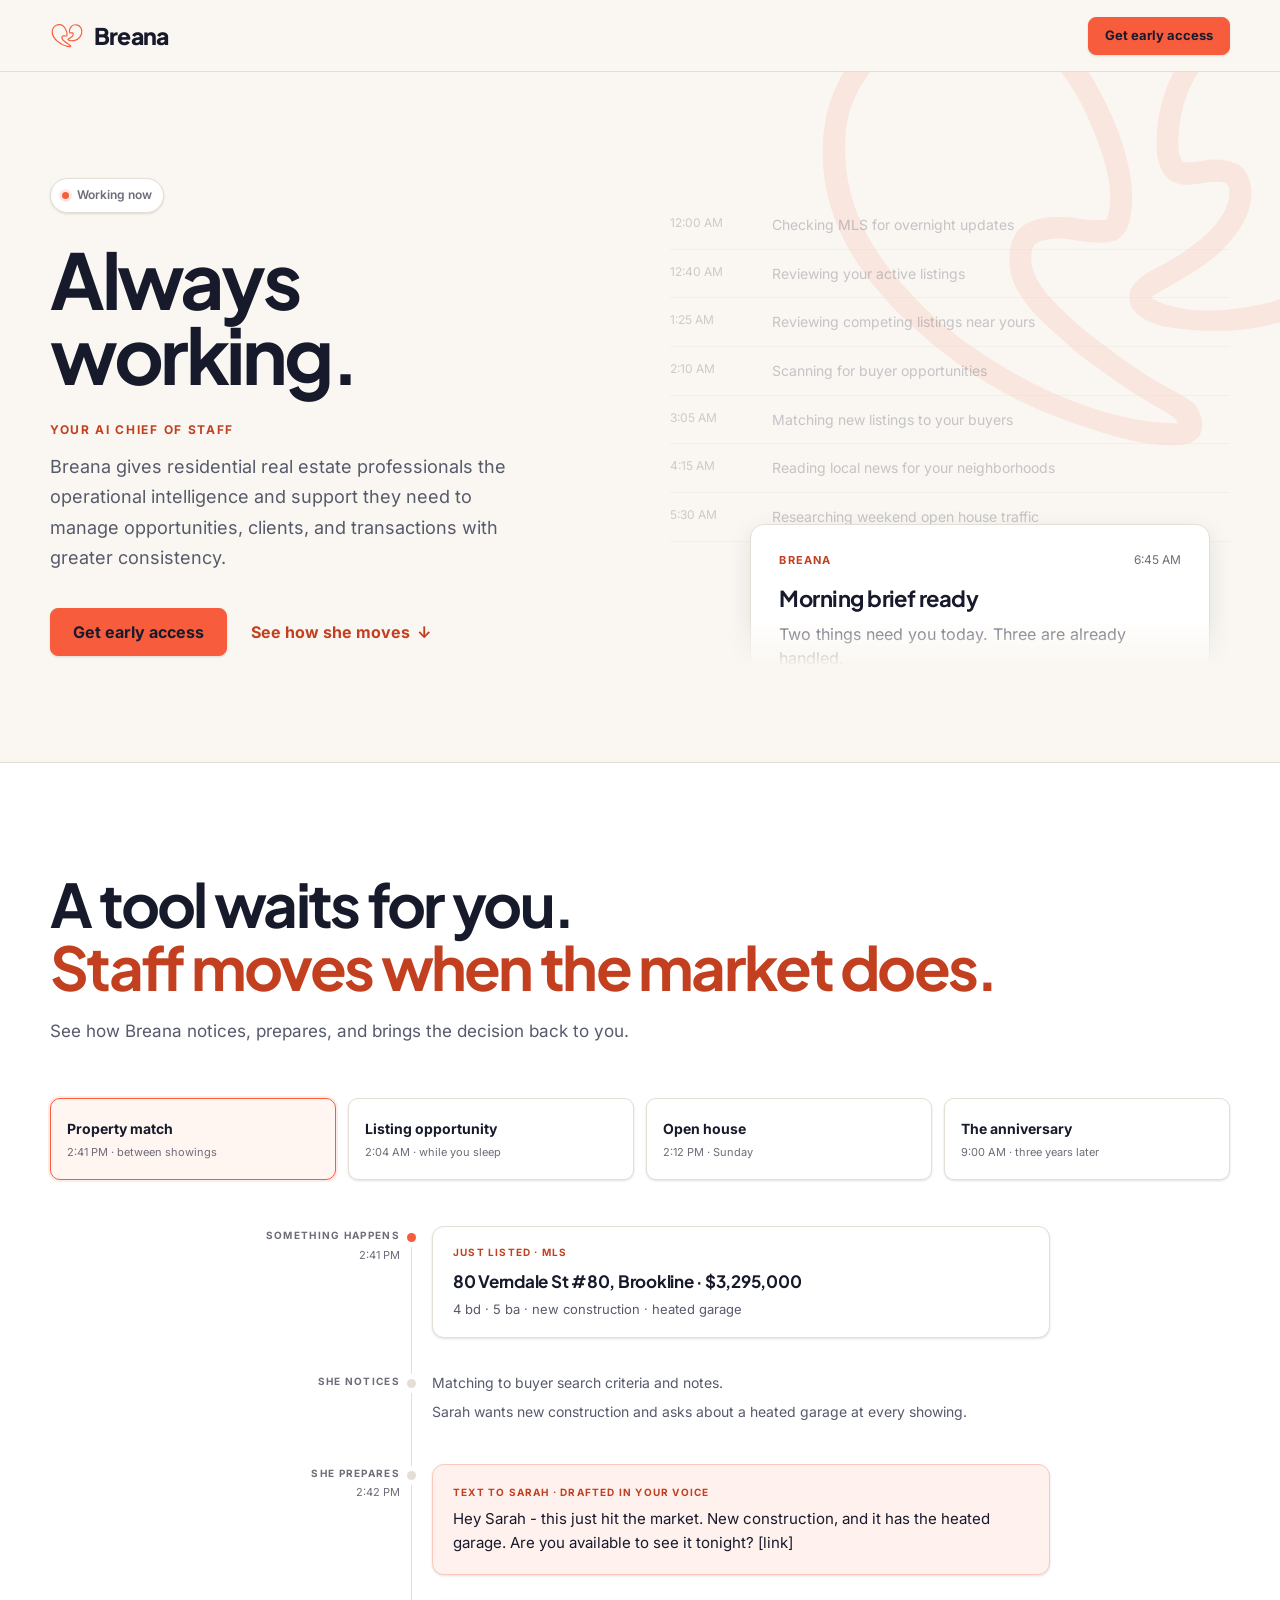
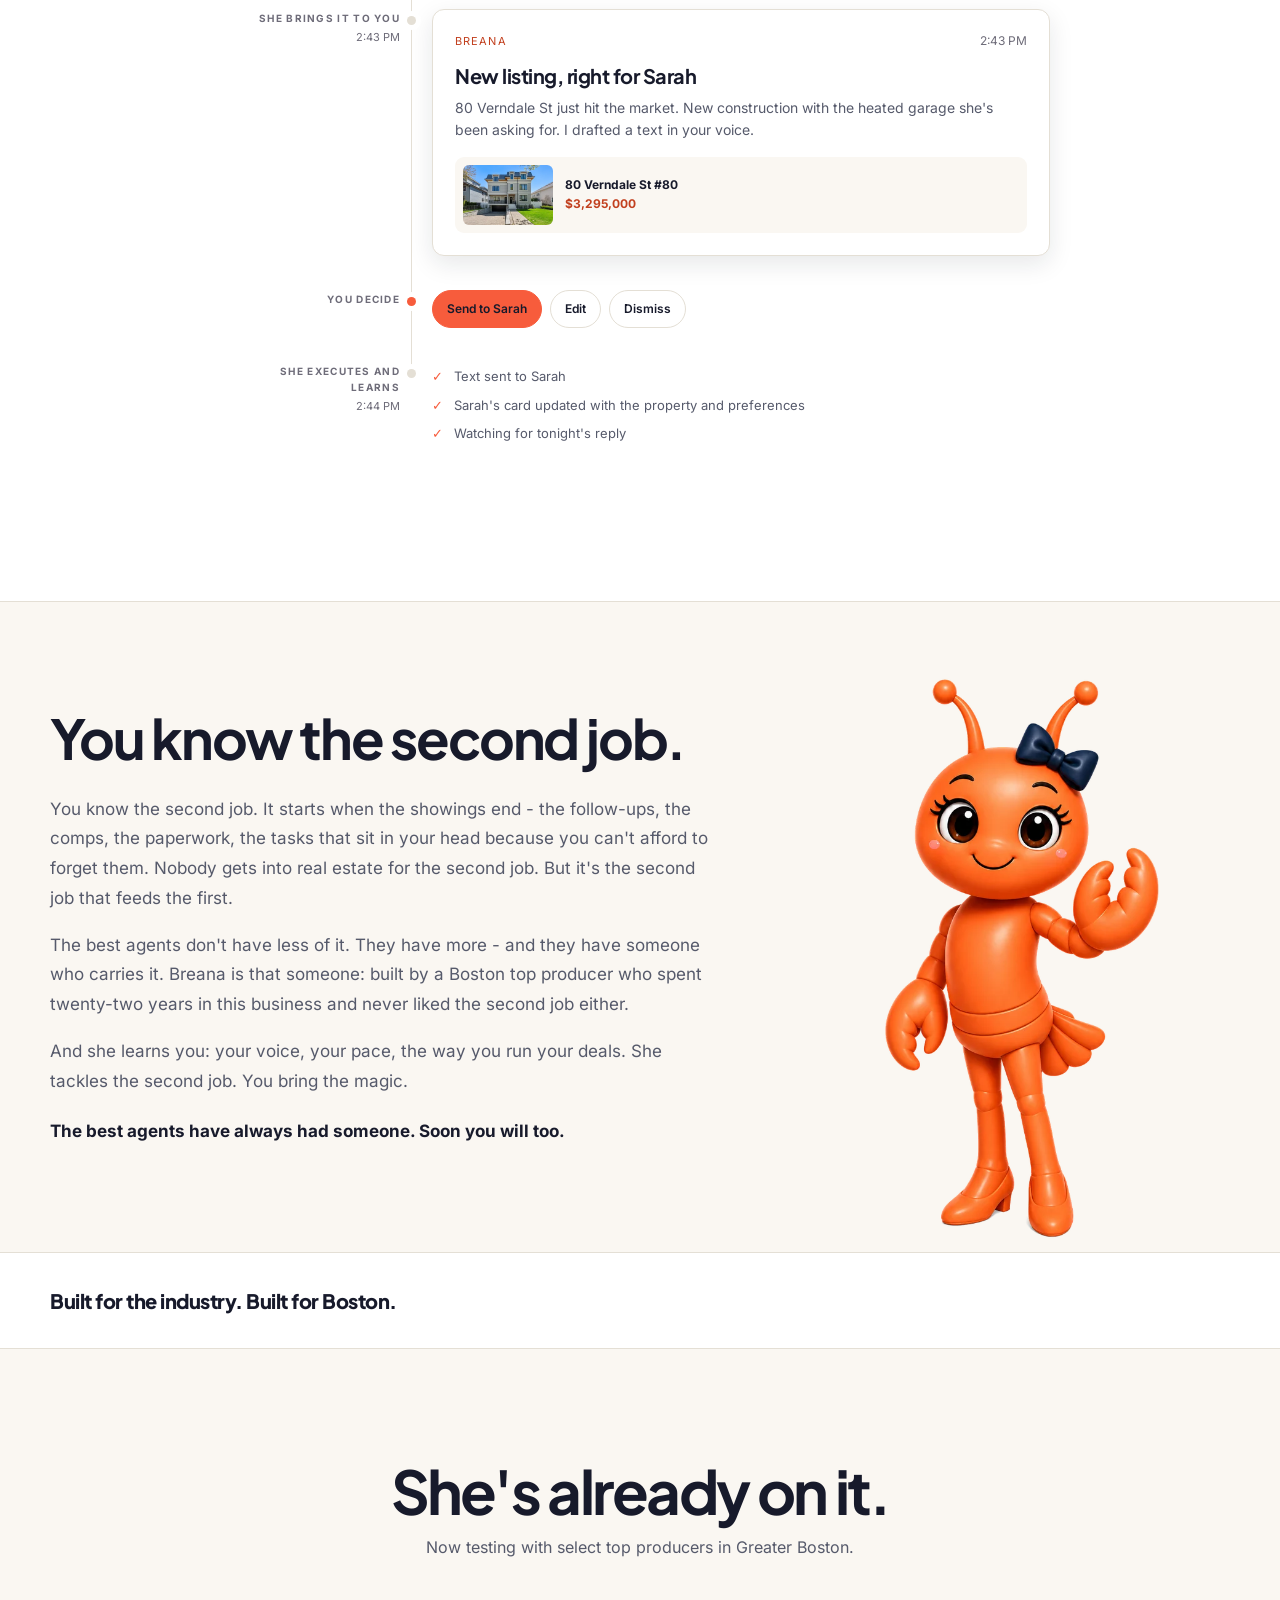
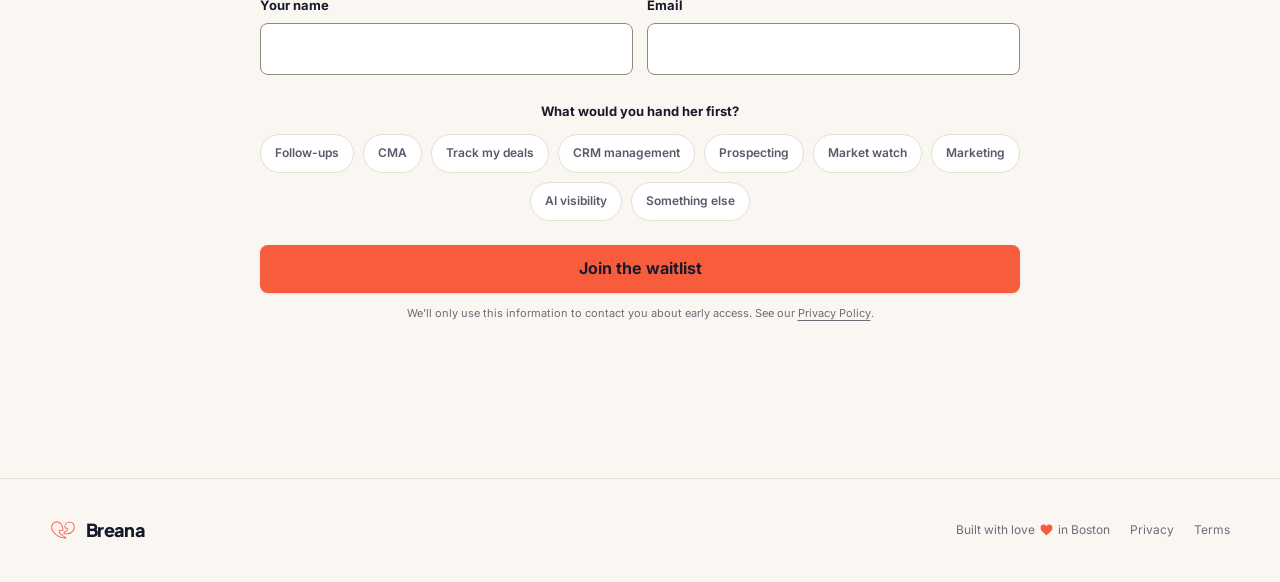
<file: index.html>
<!doctype html>
<html lang="en">
<head>
  <meta charset="utf-8">
  <meta name="viewport" content="width=device-width, initial-scale=1">
  <title>Breana AI | Your AI Chief of Staff for Real Estate</title>
  <meta name="description" content="Breana is the AI Chief of Staff for residential real estate professionals, keeping opportunities, clients, follow-ups, and transactions moving.">
  <meta name="robots" content="index,follow,max-image-preview:large">
  <meta name="theme-color" content="#FAF7F2">
  <link rel="canonical" href="https://breana.ai/">
  <link rel="icon" href="/assets/brand/breana-mark-coral.svg" type="image/svg+xml">
  <link rel="apple-touch-icon" href="/assets/images/apple-touch-icon.png">
  <link rel="preload" href="/assets/fonts/plus-jakarta-sans-latin.woff2" as="font" type="font/woff2" crossorigin>
  <link rel="preload" href="/assets/fonts/inter-latin.woff2" as="font" type="font/woff2" crossorigin>
  <link rel="stylesheet" href="/assets/css/styles.css?v=20260901-1">

  <meta property="og:type" content="website">
  <meta property="og:site_name" content="Breana">
  <meta property="og:title" content="Breana AI | Always working.">
  <meta property="og:description" content="Your AI Chief of Staff for Real Estate. Breana keeps the second job moving so you can focus on judgment and relationships.">
  <meta property="og:url" content="https://breana.ai/">
  <meta property="og:image" content="https://breana.ai/assets/images/og.png">
  <meta property="og:image:width" content="1200">
  <meta property="og:image:height" content="630">
  <meta property="og:image:alt" content="Always working. Breana, your AI Chief of Staff for Real Estate.">
  <meta name="twitter:card" content="summary_large_image">
  <meta name="twitter:title" content="Breana AI | Always working.">
  <meta name="twitter:description" content="Your AI Chief of Staff for Real Estate.">
  <meta name="twitter:image" content="https://breana.ai/assets/images/og.png">

  <script type="application/ld+json">
  {
    "@context": "https://schema.org",
    "@graph": [
      {
        "@type": "Organization",
        "@id": "https://breana.ai/#organization",
        "name": "Breana AI",
        "alternateName": "Breana",
        "url": "https://breana.ai/",
        "logo": "https://breana.ai/assets/brand/breana-mark-coral.svg",
        "description": "Breana is an AI Chief of Staff for residential real estate professionals.",
        "address": {
          "@type": "PostalAddress",
          "addressLocality": "Boston",
          "addressRegion": "MA",
          "addressCountry": "US"
        }
      },
      {
        "@type": "WebSite",
        "@id": "https://breana.ai/#website",
        "url": "https://breana.ai/",
        "name": "Breana",
        "alternateName": "Breana AI",
        "publisher": { "@id": "https://breana.ai/#organization" },
        "inLanguage": "en-US"
      }
    ]
  }
  </script>
</head>
<body>
  <a class="skip-link" href="#main">Skip to content</a>

  <header class="site-header">
    <div class="shell header-inner">
      <a class="brand" href="/" aria-label="Breana home">
        <img src="/assets/brand/breana-mark-coral.svg" alt="" width="34" height="27">
        <span>Breana</span>
      </a>
      <a class="button button-small" href="#waitlist">Get early access</a>
      <span class="header-tagline">Your AI Chief of Staff</span>
    </div>
  </header>

  <main id="main">
    <section class="hero" aria-labelledby="hero-title">
      <img class="hero-watermark" src="/assets/brand/breana-mark-coral.svg" alt="" aria-hidden="true">
      <div class="shell hero-grid">
        <div class="hero-copy">
          <div class="working-pill"><span aria-hidden="true"></span> Working now</div>
          <h1 id="hero-title">Always<br>working.</h1>
          <p class="eyebrow">Your AI Chief of Staff</p>
          <p class="hero-deck">Breana gives residential real estate professionals the operational intelligence and support they need to manage opportunities, clients, and transactions with greater consistency.</p>
          <div class="hero-actions">
            <a class="button" href="#waitlist">Get early access</a>
            <a class="text-link" href="#loop">See how she moves <span aria-hidden="true">↓</span></a>
          </div>
        </div>

        <div class="activity-board" aria-label="A sample day with Breana">
          <div class="activity-track">
            <div class="activity-cycle">
              <ol class="activity-list">
                <li><time>12:00 AM</time><span>Checking MLS for overnight updates</span></li>
                <li><time>12:40 AM</time><span>Reviewing your active listings</span></li>
                <li><time>1:25 AM</time><span>Reviewing competing listings near yours</span></li>
                <li><time>2:10 AM</time><span>Scanning for buyer opportunities</span></li>
                <li><time>3:05 AM</time><span>Matching new listings to your buyers</span></li>
                <li><time>4:15 AM</time><span>Reading local news for your neighborhoods</span></li>
                <li><time>5:30 AM</time><span>Researching weekend open house traffic</span></li>
              </ol>
              <article class="breana-note">
                <div class="note-meta"><strong>Breana</strong><time>6:45 AM</time></div>
                <h2>Morning brief ready</h2>
                <p>Two things need you today. Three are already handled.</p>
                <div class="note-actions" aria-hidden="true"><span>Open the brief</span><span>Later</span></div>
              </article>
              <ol class="activity-list">
                <li><time>7:20 AM</time><span>Two Somerville comps closed, both over ask</span></li>
                <li><time>7:24 AM</time><span>Updating the Highland Ave CMA</span></li>
                <li><time>7:31 AM</time><span>Drafting a note to the sellers</span></li>
              </ol>
              <article class="breana-note">
                <div class="note-meta"><strong>Breana</strong><time>7:38 AM</time></div>
                <h2>Highland Ave pricing changed</h2>
                <p>CMA updated. Seller note drafted for your review.</p>
                <div class="note-actions" aria-hidden="true"><span>Send as written</span><span>Edit note</span></div>
              </article>
              <ol class="activity-list">
                <li><time>9:05 AM</time><span>Reviewing open follow-ups</span></li>
                <li><time>9:12 AM</time><span>Offer response overdue — 231 Broadway</span></li>
                <li><time>9:15 AM</time><span>Preparing chase message</span></li>
              </ol>
              <article class="breana-note">
                <div class="note-meta"><strong>Breana</strong><time>9:18 AM</time></div>
                <h2>Offer response overdue</h2>
                <p>231 Broadway. Chase message drafted for your review.</p>
                <div class="note-actions" aria-hidden="true"><span>Send chase</span><span>Edit</span></div>
              </article>
              <ol class="activity-list">
                <li><time>1:40 PM</time><span>Confirming Thursday's open house</span></li>
                <li><time>2:05 PM</time><span>Preparing the property one-pager</span></li>
                <li><time>2:30 PM</time><span>Checking listing traffic — inquiries are up</span></li>
              </ol>
              <article class="breana-note">
                <div class="note-meta"><strong>Breana</strong><time>2:48 PM</time></div>
                <h2>Thursday open house prepared</h2>
                <p>Materials ready. One buyer asked for a private showing.</p>
                <div class="note-actions" aria-hidden="true"><span>Review materials</span><span>Later</span></div>
              </article>
              <ol class="activity-list">
                <li><time>6:20 PM</time><span>Inspection reply is four days late</span></li>
                <li><time>6:24 PM</time><span>Preparing follow-up and flagging deadline risk</span></li>
              </ol>
              <article class="breana-note">
                <div class="note-meta"><strong>Breana</strong><time>6:31 PM</time></div>
                <h2>Inspection deadline at risk</h2>
                <p>I prepared a follow-up and flagged the dates.</p>
                <div class="note-actions" aria-hidden="true"><span>Send follow-up</span><span>View dates</span></div>
              </article>
              <ol class="activity-list">
                <li><time>11:58 PM</time><span>Closing out the day. Watch resumes at midnight.</span></li>
              </ol>
            </div>
          </div>
        </div>
      </div>
    </section>

    <section class="workflow" id="loop" aria-labelledby="workflow-title">
      <div class="shell">
        <div class="section-heading">
          <h2 id="workflow-title">A tool waits for you.<br><span>Staff moves when the market does.</span></h2>
          <p>See how Breana notices, prepares, and brings the decision back to you.</p>
        </div>

        <div class="scenario-tabs" role="tablist" aria-label="Choose a Breana workflow example">
          <button type="button" role="tab" aria-selected="true" aria-controls="scenario-panel" data-scenario="match">
            <strong>Property match</strong><span>2:41 PM · between showings</span>
          </button>
          <button type="button" role="tab" aria-selected="false" aria-controls="scenario-panel" data-scenario="listing">
            <strong>Listing opportunity</strong><span>2:04 AM · while you sleep</span>
          </button>
          <button type="button" role="tab" aria-selected="false" aria-controls="scenario-panel" data-scenario="openhouse">
            <strong>Open house</strong><span>2:12 PM · Sunday</span>
          </button>
          <button type="button" role="tab" aria-selected="false" aria-controls="scenario-panel" data-scenario="anniversary">
            <strong>The anniversary</strong><span>9:00 AM · three years later</span>
          </button>
        </div>

        <div class="scenario-panel" id="scenario-panel" role="tabpanel" tabindex="0" aria-live="polite">
          <div class="workflow-stage event-stage">
            <div class="stage-label"><span>Something happens</span><time id="event-time">2:41 PM</time></div>
            <article class="event-card">
              <p class="card-kicker" id="event-kicker">Just listed · MLS</p>
              <h3 id="event-title">80 Verndale St #80, Brookline · $3,295,000</h3>
              <p id="event-detail">4 bd · 5 ba · new construction · heated garage</p>
            </article>
          </div>

          <div class="workflow-stage">
            <div class="stage-label"><span>She notices</span></div>
            <div class="stage-copy" id="notice-copy">
              <p>Matching to buyer search criteria and notes.</p>
              <p>Sarah wants new construction and asks about a heated garage at every showing.</p>
            </div>
          </div>

          <div class="workflow-stage">
            <div class="stage-label"><span>She prepares</span><time id="draft-time">2:42 PM</time></div>
            <article class="draft-card">
              <p class="card-kicker" id="draft-kicker">Text to Sarah · drafted in your voice</p>
              <p id="draft-copy">Hey Sarah - this just hit the market. New construction, and it has the heated garage. Are you available to see it tonight? [link]</p>
            </article>
          </div>

          <div class="workflow-stage">
            <div class="stage-label"><span>She brings it to you</span><time id="brief-time">2:43 PM</time></div>
            <article class="brief-card">
              <div class="brief-head"><span>Breana</span><time id="brief-card-time">2:43 PM</time></div>
              <h3 id="brief-title">New listing, right for Sarah</h3>
              <p id="brief-copy">80 Verndale St just hit the market. New construction with the heated garage she's been asking for. I drafted a text in your voice.</p>
              <div class="property-mini" id="property-mini">
                <img src="/assets/images/80-verndale.webp" alt="80 Verndale Street in Brookline" width="90" height="60">
                <div><strong>80 Verndale St #80</strong><span>$3,295,000</span></div>
              </div>
            </article>
          </div>

          <div class="workflow-stage decision-stage">
            <div class="stage-label"><span>You decide</span></div>
            <div class="decision-row" id="decision-row">
              <span class="decision-primary">Send to Sarah</span><span>Edit</span><span>Dismiss</span>
            </div>
          </div>

          <div class="workflow-stage outcome-stage">
            <div class="stage-label"><span>She executes and learns</span><time id="outcome-time">2:44 PM</time></div>
            <ul class="outcome-list" id="outcome-list">
              <li>Text sent to Sarah</li>
              <li>Sarah's card updated with the property and preferences</li>
              <li>Watching for tonight's reply</li>
            </ul>
          </div>
        </div>
      </div>
    </section>

    <section class="story" aria-labelledby="story-title">
      <div class="shell story-grid">
        <div class="story-copy">
          <h2 id="story-title">You know the second job.</h2>
          <p>You know the second job. It starts when the showings end - the follow-ups, the comps, the paperwork, the tasks that sit in your head because you can't afford to forget them. Nobody gets into real estate for the second job. But it's the second job that feeds the first.</p>
          <p>The best agents don't have less of it. They have more - and they have someone who carries it. Breana is that someone: built by a Boston top producer who spent twenty-two years in this business and never liked the second job either.</p>
          <p>And she learns you: your voice, your pace, the way you run your deals. She tackles the second job. You bring the magic.</p>
          <strong>The best agents have always had someone. Soon you will too.</strong>
        </div>
        <div class="mascot-wrap">
          <img src="/assets/images/breana-mascot.webp" alt="Breana, the lobster companion, waving" width="400" height="600">
        </div>
      </div>
    </section>

    <div class="boston-strip"><div class="shell">Built for the industry. Built for Boston.</div></div>

    <section class="waitlist" id="waitlist" aria-labelledby="waitlist-title">
      <div class="shell waitlist-inner">
        <h2 id="waitlist-title">She's already on it.</h2>
        <p>Now testing with select top producers in Greater Boston.</p>

        <form id="waitlist-form" class="waitlist-form" novalidate>
          <div class="form-grid">
            <div class="field">
              <label for="name">Your name</label>
              <input id="name" name="entry.1922192019" type="text" autocomplete="name" required>
            </div>
            <div class="field">
              <label for="email">Email</label>
              <input id="email" name="entry.652621537" type="email" autocomplete="email" inputmode="email" required>
            </div>
          </div>

          <fieldset class="task-fieldset">
            <legend>What would you hand her first?</legend>
            <div class="task-options">
              <label><input type="checkbox" name="entry.397686719" value="Follow-ups"><span>Follow-ups</span></label>
              <label><input type="checkbox" name="entry.397686719" value="CMA"><span>CMA</span></label>
              <label><input type="checkbox" name="entry.397686719" value="Track my Deals"><span>Track my deals</span></label>
              <label><input type="checkbox" name="entry.397686719" value="CRM Management"><span>CRM management</span></label>
              <label><input type="checkbox" name="entry.397686719" value="Prospecting"><span>Prospecting</span></label>
              <label><input type="checkbox" name="entry.397686719" value="Market Watch"><span>Market watch</span></label>
              <label><input type="checkbox" name="entry.397686719" value="Marketing"><span>Marketing</span></label>
              <label><input type="checkbox" name="entry.397686719" value="AI Visibility"><span>AI visibility</span></label>
              <label><input id="other-task-toggle" type="checkbox" name="entry.397686719" value="Something else"><span>Something else</span></label>
            </div>
          </fieldset>

          <div class="field other-field" id="other-field" hidden>
            <label for="other-task">Tell us what you have in mind</label>
            <input id="other-task" name="entry.717396684" type="text" autocomplete="off">
          </div>

          <button class="button submit-button" type="submit">Join the waitlist</button>
          <p class="form-note">We'll only use this information to contact you about early access. See our <a href="/privacy.html">Privacy Policy</a>.</p>
          <p class="form-status" id="form-status" role="status" aria-live="polite"></p>
        </form>
      </div>
    </section>
  </main>

  <div class="mobile-cta-bar"><a class="button" href="#waitlist">Get early access</a></div>

  <footer class="site-footer">
    <div class="shell footer-inner">
      <a class="brand brand-small" href="/" aria-label="Breana home"><img src="/assets/brand/breana-mark-coral.svg" alt="" width="26" height="21"><span>Breana</span></a>
      <div class="footer-links"><span class="footer-love">Built with love <svg viewBox="0 0 24 22" aria-hidden="true" focusable="false"><path d="M12 21C8 17 1 12.5 1 6.8 1 3 3.8 1 6.6 1 8.8 1 10.9 2.2 12 4.2 13.1 2.2 15.2 1 17.4 1 20.2 1 23 3 23 6.8 23 12.5 16 17 12 21Z"/></svg> in Boston</span><a href="/privacy.html">Privacy</a><a href="/terms.html">Terms</a></div>
    </div>
  </footer>

  <script src="/assets/js/site.js?v=20260831-1" defer></script>
</body>
</html>
</file>
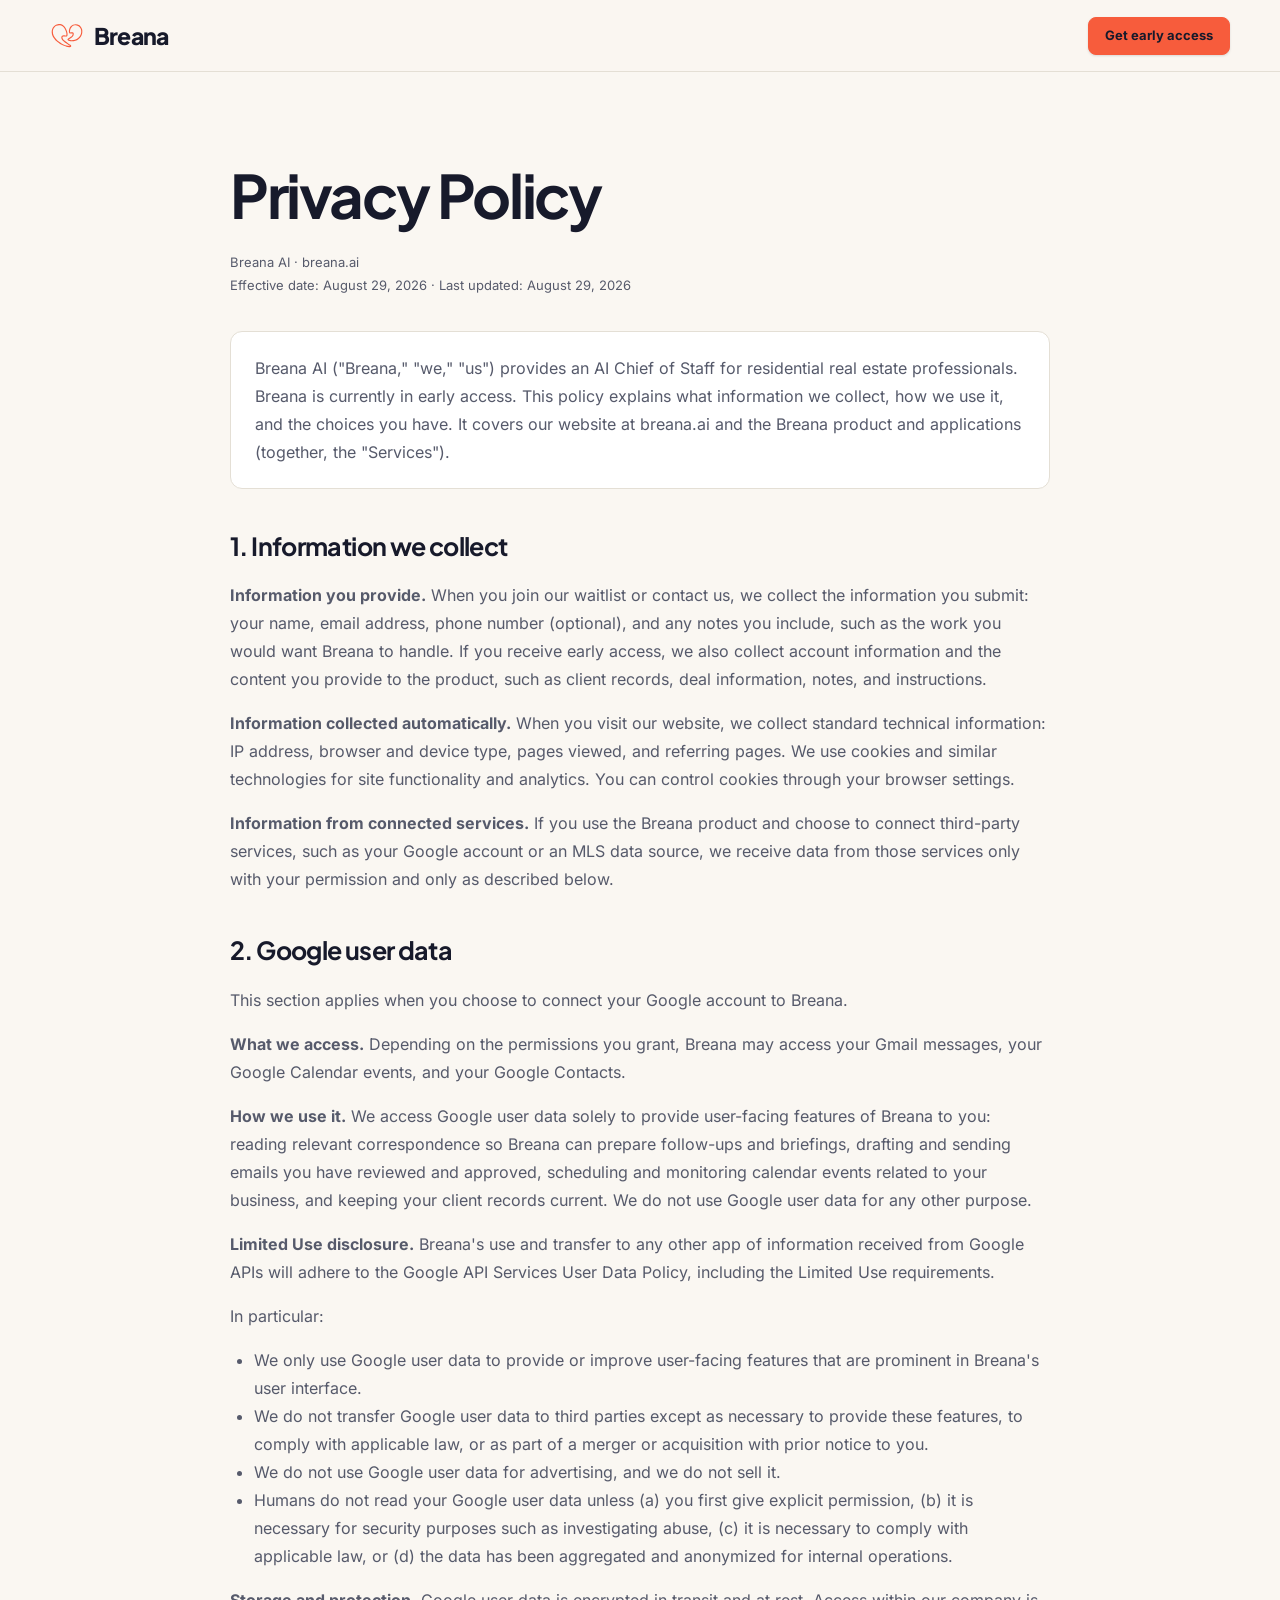
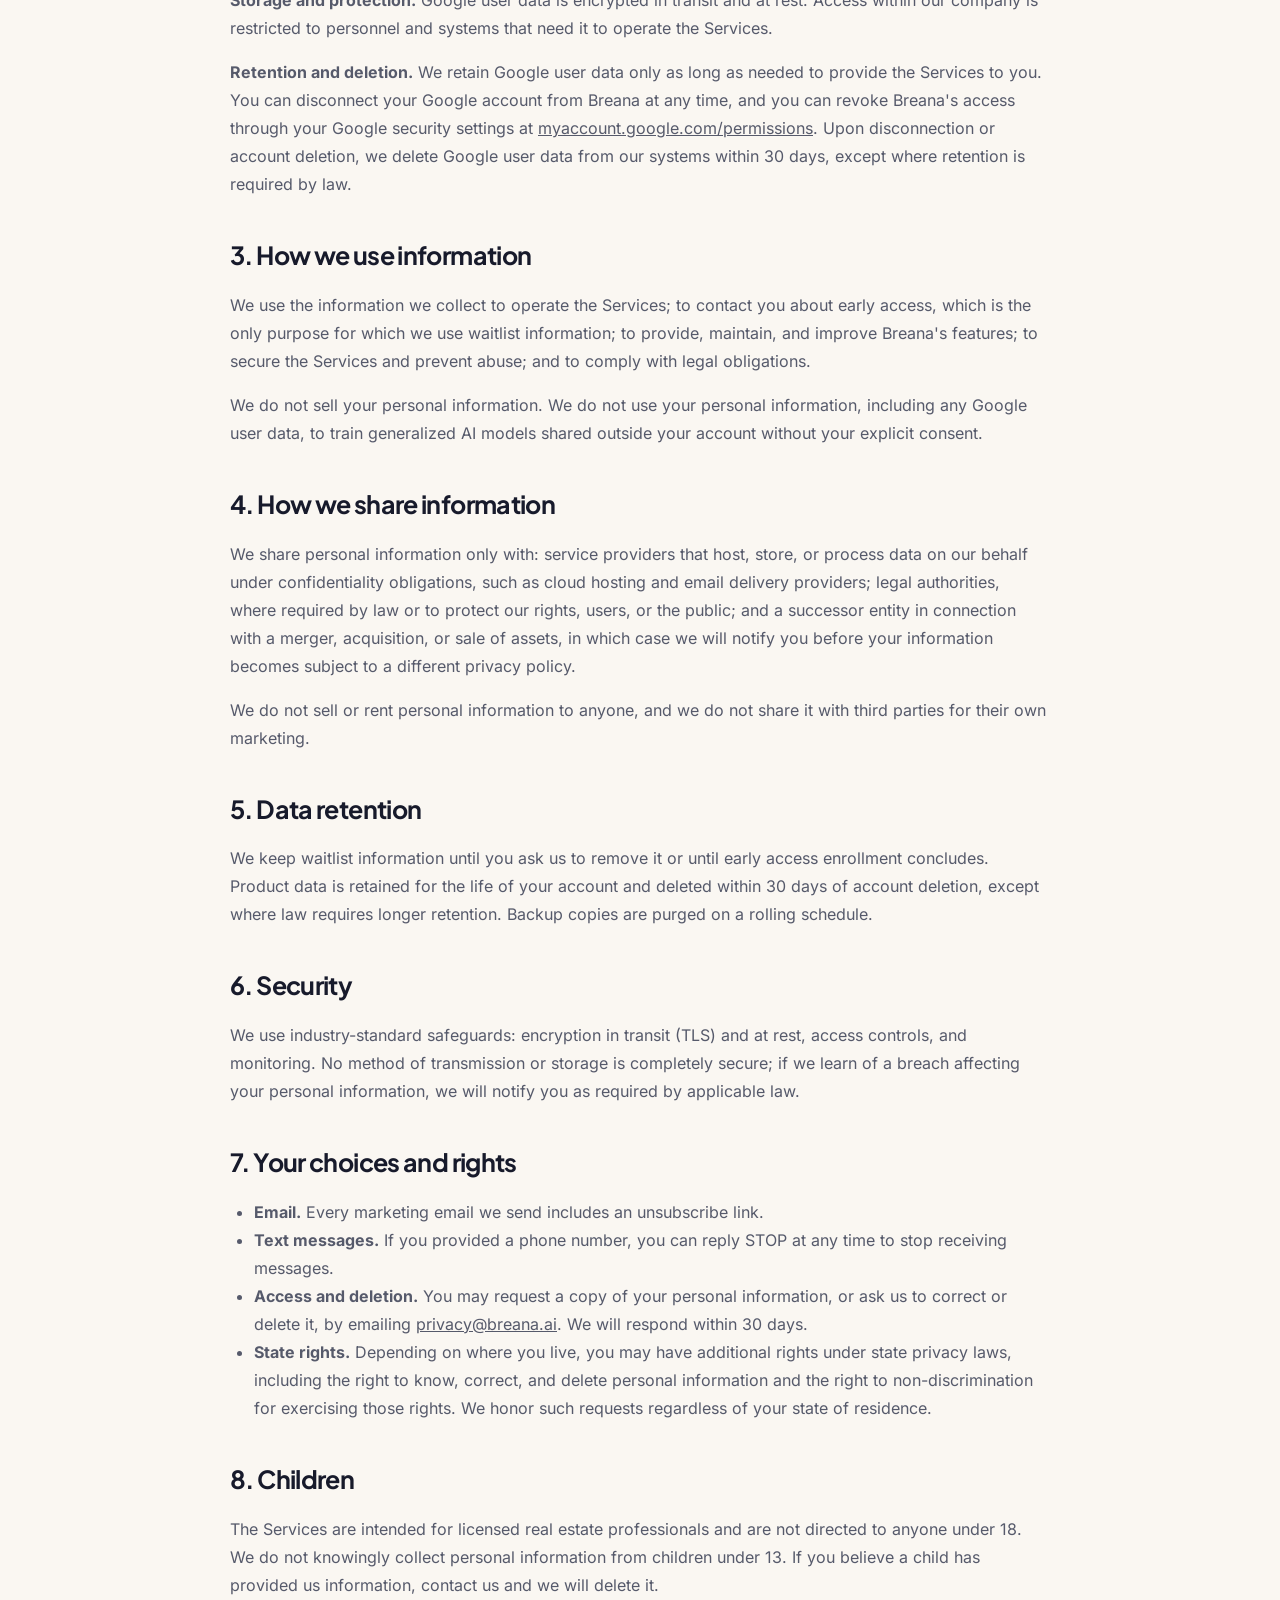
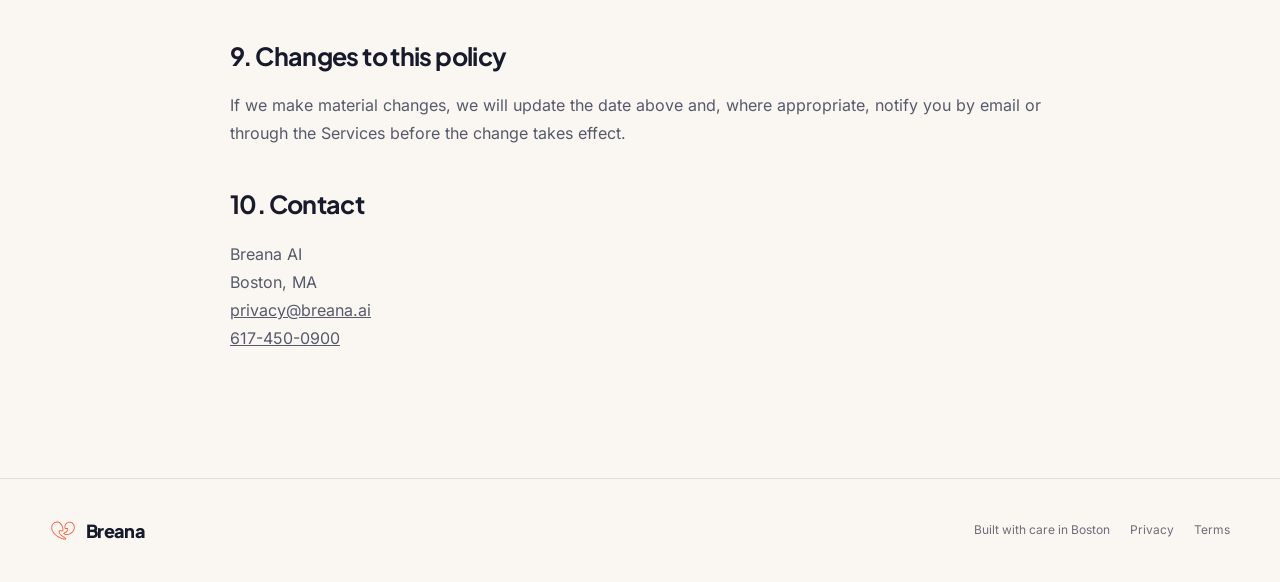
<file: privacy.html>
<!doctype html>
<html lang="en">
<head>
  <meta charset="utf-8">
  <meta name="viewport" content="width=device-width, initial-scale=1">
  <title>Privacy Policy | Breana AI</title>
  <meta name="description" content="How Breana AI collects, uses, protects, and shares information across its website and services.">
  <meta name="robots" content="index,follow">
  <meta name="theme-color" content="#FAF7F2">
  <link rel="canonical" href="https://breana.ai/privacy.html">
  <link rel="icon" href="/assets/brand/breana-mark-coral.svg" type="image/svg+xml">
  <link rel="apple-touch-icon" href="/assets/images/apple-touch-icon.png">
  <link rel="stylesheet" href="/assets/css/styles.css?v=20260901-1">
</head>
<body>
  <a class="skip-link" href="#main">Skip to content</a>
  <header class="site-header">
    <div class="shell header-inner">
      <a class="brand" href="/" aria-label="Breana home"><img src="/assets/brand/breana-mark-coral.svg" alt="" width="34" height="27"><span>Breana</span></a>
      <a class="button button-small" href="/#waitlist">Get early access</a>
    </div>
  </header>

  <main class="legal-main" id="main">
    <article class="legal-wrap">
      <h1>Privacy Policy</h1>
      <p class="legal-meta">Breana AI · breana.ai<br>Effective date: August 29, 2026 · Last updated: August 29, 2026</p>
      <p class="legal-intro">Breana AI ("Breana," "we," "us") provides an AI Chief of Staff for residential real estate professionals. Breana is currently in early access. This policy explains what information we collect, how we use it, and the choices you have. It covers our website at breana.ai and the Breana product and applications (together, the "Services").</p>

      <section>
        <h2>1. Information we collect</h2>
        <p><strong>Information you provide.</strong> When you join our waitlist or contact us, we collect the information you submit: your name, email address, phone number (optional), and any notes you include, such as the work you would want Breana to handle. If you receive early access, we also collect account information and the content you provide to the product, such as client records, deal information, notes, and instructions.</p>
        <p><strong>Information collected automatically.</strong> When you visit our website, we collect standard technical information: IP address, browser and device type, pages viewed, and referring pages. We use cookies and similar technologies for site functionality and analytics. You can control cookies through your browser settings.</p>
        <p><strong>Information from connected services.</strong> If you use the Breana product and choose to connect third-party services, such as your Google account or an MLS data source, we receive data from those services only with your permission and only as described below.</p>
      </section>

      <section>
        <h2>2. Google user data</h2>
        <p>This section applies when you choose to connect your Google account to Breana.</p>
        <p><strong>What we access.</strong> Depending on the permissions you grant, Breana may access your Gmail messages, your Google Calendar events, and your Google Contacts.</p>
        <p><strong>How we use it.</strong> We access Google user data solely to provide user-facing features of Breana to you: reading relevant correspondence so Breana can prepare follow-ups and briefings, drafting and sending emails you have reviewed and approved, scheduling and monitoring calendar events related to your business, and keeping your client records current. We do not use Google user data for any other purpose.</p>
        <p><strong>Limited Use disclosure.</strong> Breana's use and transfer to any other app of information received from Google APIs will adhere to the Google API Services User Data Policy, including the Limited Use requirements.</p>
        <p>In particular:</p>
        <ul>
          <li>We only use Google user data to provide or improve user-facing features that are prominent in Breana's user interface.</li>
          <li>We do not transfer Google user data to third parties except as necessary to provide these features, to comply with applicable law, or as part of a merger or acquisition with prior notice to you.</li>
          <li>We do not use Google user data for advertising, and we do not sell it.</li>
          <li>Humans do not read your Google user data unless (a) you first give explicit permission, (b) it is necessary for security purposes such as investigating abuse, (c) it is necessary to comply with applicable law, or (d) the data has been aggregated and anonymized for internal operations.</li>
        </ul>
        <p><strong>Storage and protection.</strong> Google user data is encrypted in transit and at rest. Access within our company is restricted to personnel and systems that need it to operate the Services.</p>
        <p><strong>Retention and deletion.</strong> We retain Google user data only as long as needed to provide the Services to you. You can disconnect your Google account from Breana at any time, and you can revoke Breana's access through your Google security settings at <a href="https://myaccount.google.com/permissions">myaccount.google.com/permissions</a>. Upon disconnection or account deletion, we delete Google user data from our systems within 30 days, except where retention is required by law.</p>
      </section>

      <section>
        <h2>3. How we use information</h2>
        <p>We use the information we collect to operate the Services; to contact you about early access, which is the only purpose for which we use waitlist information; to provide, maintain, and improve Breana's features; to secure the Services and prevent abuse; and to comply with legal obligations.</p>
        <p>We do not sell your personal information. We do not use your personal information, including any Google user data, to train generalized AI models shared outside your account without your explicit consent.</p>
      </section>

      <section>
        <h2>4. How we share information</h2>
        <p>We share personal information only with: service providers that host, store, or process data on our behalf under confidentiality obligations, such as cloud hosting and email delivery providers; legal authorities, where required by law or to protect our rights, users, or the public; and a successor entity in connection with a merger, acquisition, or sale of assets, in which case we will notify you before your information becomes subject to a different privacy policy.</p>
        <p>We do not sell or rent personal information to anyone, and we do not share it with third parties for their own marketing.</p>
      </section>

      <section>
        <h2>5. Data retention</h2>
        <p>We keep waitlist information until you ask us to remove it or until early access enrollment concludes. Product data is retained for the life of your account and deleted within 30 days of account deletion, except where law requires longer retention. Backup copies are purged on a rolling schedule.</p>
      </section>

      <section>
        <h2>6. Security</h2>
        <p>We use industry-standard safeguards: encryption in transit (TLS) and at rest, access controls, and monitoring. No method of transmission or storage is completely secure; if we learn of a breach affecting your personal information, we will notify you as required by applicable law.</p>
      </section>

      <section>
        <h2>7. Your choices and rights</h2>
        <ul>
          <li><strong>Email.</strong> Every marketing email we send includes an unsubscribe link.</li>
          <li><strong>Text messages.</strong> If you provided a phone number, you can reply STOP at any time to stop receiving messages.</li>
          <li><strong>Access and deletion.</strong> You may request a copy of your personal information, or ask us to correct or delete it, by emailing <a href="mailto:privacy@breana.ai">privacy@breana.ai</a>. We will respond within 30 days.</li>
          <li><strong>State rights.</strong> Depending on where you live, you may have additional rights under state privacy laws, including the right to know, correct, and delete personal information and the right to non-discrimination for exercising those rights. We honor such requests regardless of your state of residence.</li>
        </ul>
      </section>

      <section>
        <h2>8. Children</h2>
        <p>The Services are intended for licensed real estate professionals and are not directed to anyone under 18. We do not knowingly collect personal information from children under 13. If you believe a child has provided us information, contact us and we will delete it.</p>
      </section>

      <section>
        <h2>9. Changes to this policy</h2>
        <p>If we make material changes, we will update the date above and, where appropriate, notify you by email or through the Services before the change takes effect.</p>
      </section>

      <section>
        <h2>10. Contact</h2>
        <p class="legal-contact">Breana AI
Boston, MA
<a href="mailto:privacy@breana.ai">privacy@breana.ai</a>
<a href="tel:+16174500900">617-450-0900</a></p>
      </section>
    </article>
  </main>

  <footer class="site-footer">
    <div class="shell footer-inner">
      <a class="brand brand-small" href="/" aria-label="Breana home"><img src="/assets/brand/breana-mark-coral.svg" alt="" width="26" height="21"><span>Breana</span></a>
      <div class="footer-links"><span>Built with care in Boston</span><a href="/privacy.html" aria-current="page">Privacy</a><a href="/terms.html">Terms</a></div>
    </div>
  </footer>
</body>
</html>
</file>
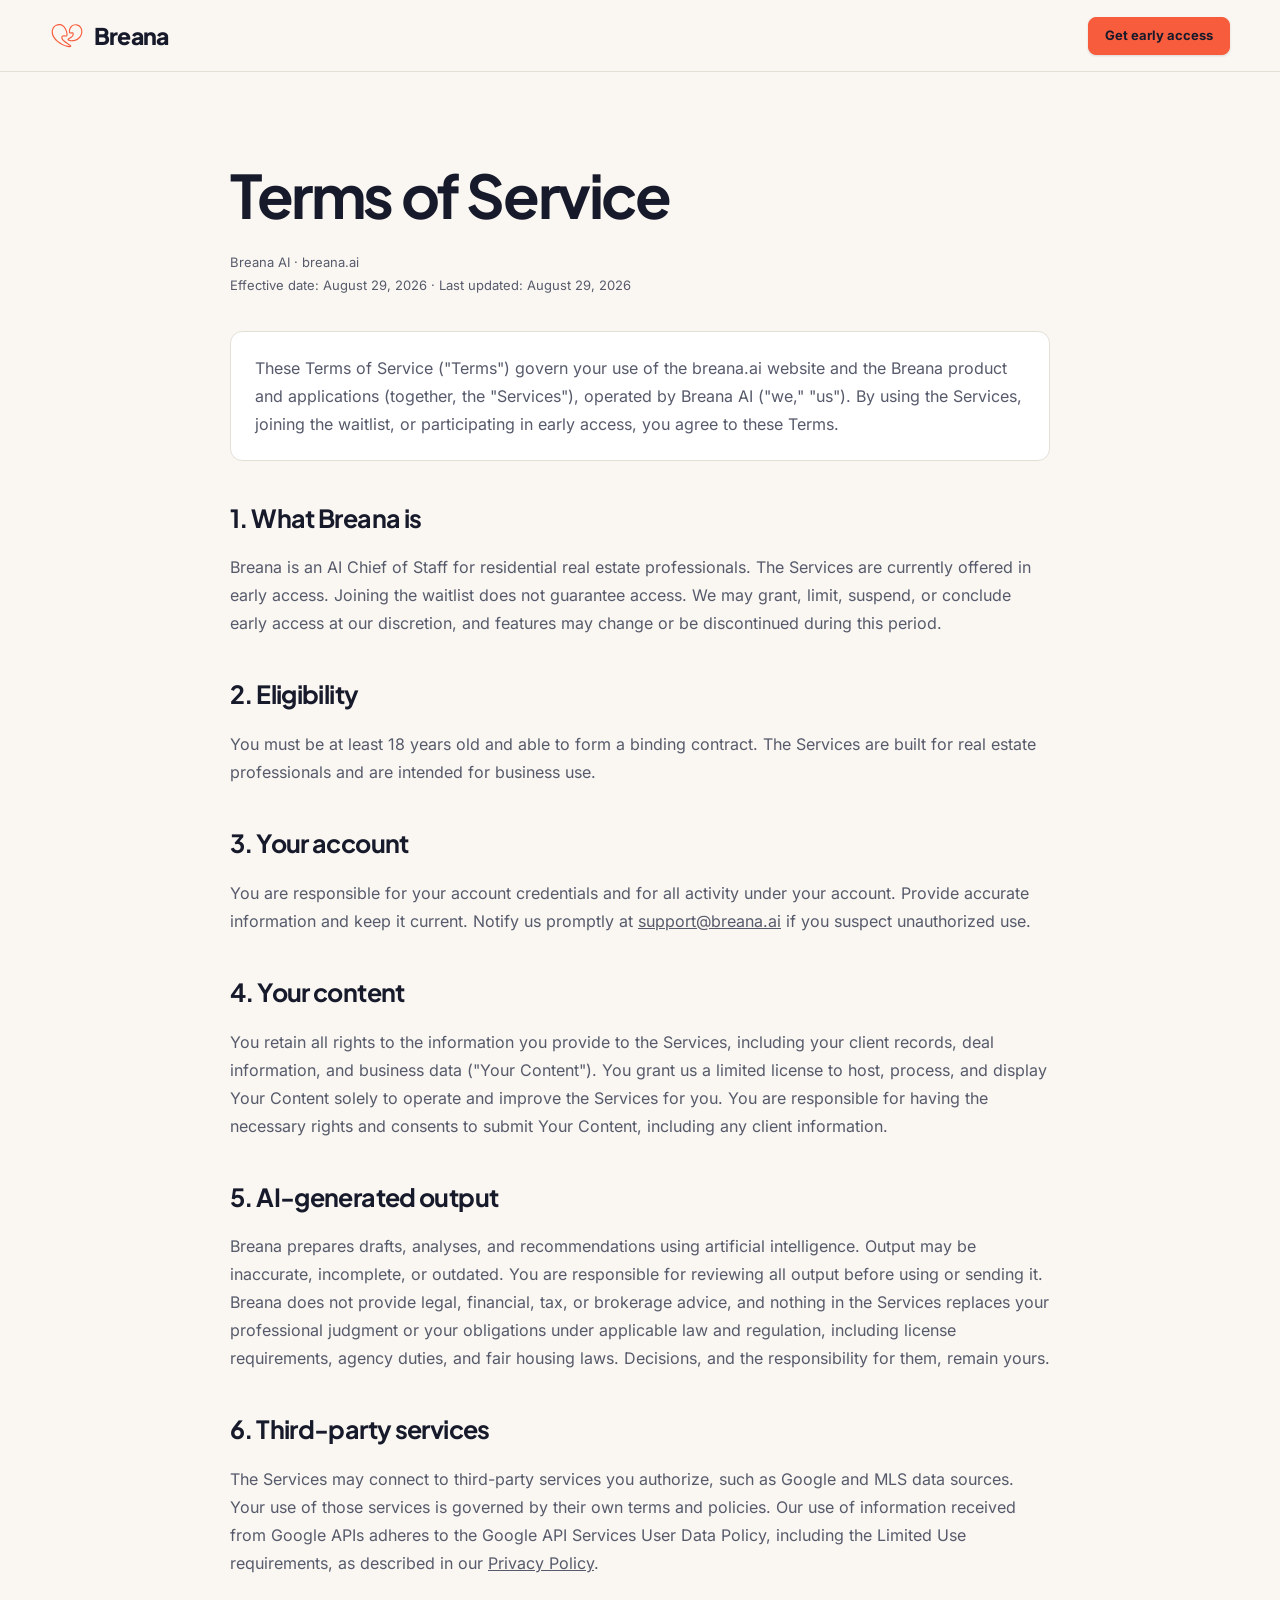
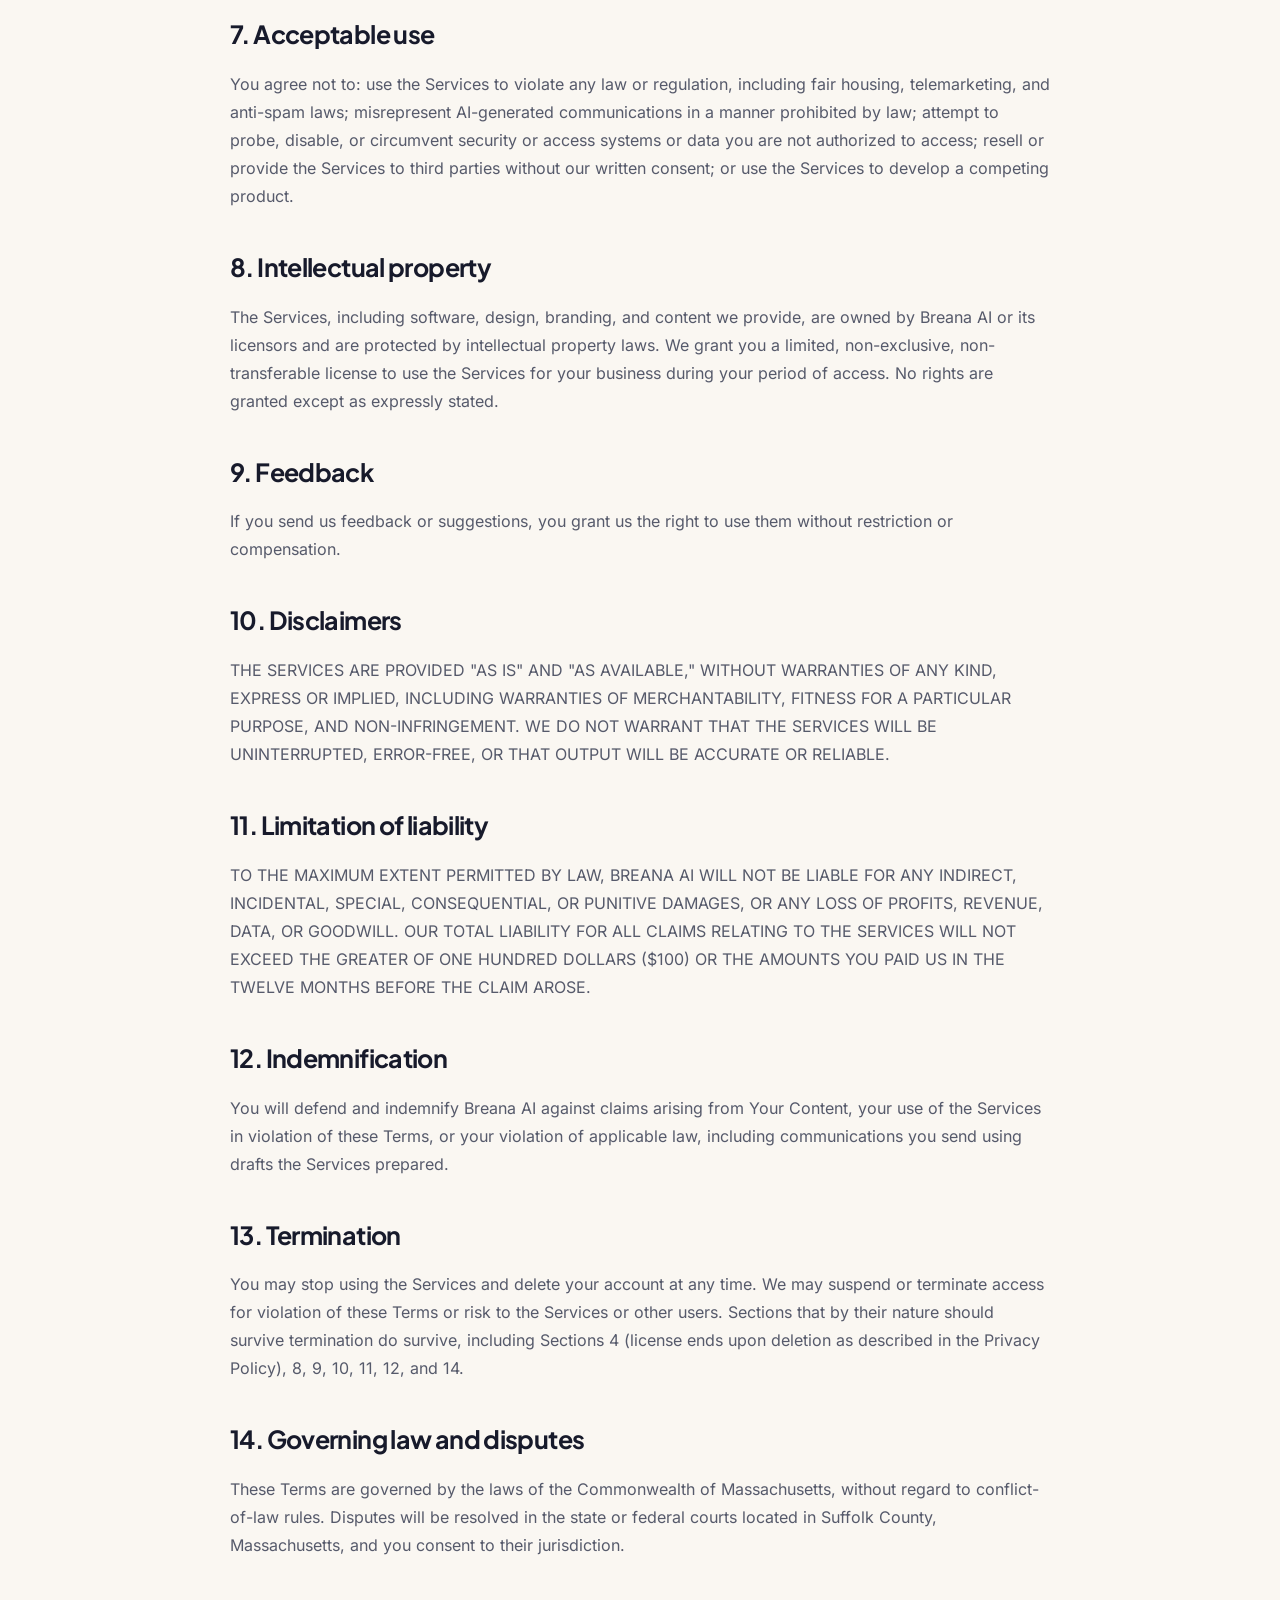
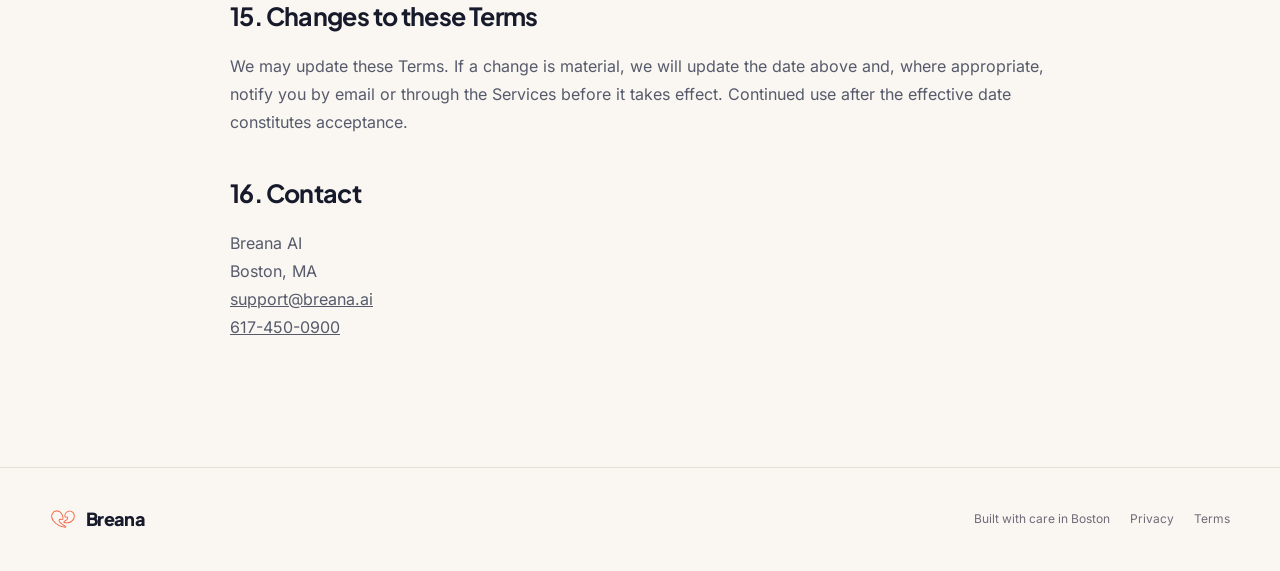
<file: terms.html>
<!doctype html>
<html lang="en">
<head>
  <meta charset="utf-8">
  <meta name="viewport" content="width=device-width, initial-scale=1">
  <title>Terms of Service | Breana AI</title>
  <meta name="description" content="Terms governing use of the Breana AI website, product, and early-access services.">
  <meta name="robots" content="index,follow">
  <meta name="theme-color" content="#FAF7F2">
  <link rel="canonical" href="https://breana.ai/terms.html">
  <link rel="icon" href="/assets/brand/breana-mark-coral.svg" type="image/svg+xml">
  <link rel="apple-touch-icon" href="/assets/images/apple-touch-icon.png">
  <link rel="stylesheet" href="/assets/css/styles.css?v=20260901-1">
</head>
<body>
  <a class="skip-link" href="#main">Skip to content</a>
  <header class="site-header">
    <div class="shell header-inner">
      <a class="brand" href="/" aria-label="Breana home"><img src="/assets/brand/breana-mark-coral.svg" alt="" width="34" height="27"><span>Breana</span></a>
      <a class="button button-small" href="/#waitlist">Get early access</a>
    </div>
  </header>

  <main class="legal-main" id="main">
    <article class="legal-wrap">
      <h1>Terms of Service</h1>
      <p class="legal-meta">Breana AI · breana.ai<br>Effective date: August 29, 2026 · Last updated: August 29, 2026</p>
      <p class="legal-intro">These Terms of Service ("Terms") govern your use of the breana.ai website and the Breana product and applications (together, the "Services"), operated by Breana AI ("we," "us"). By using the Services, joining the waitlist, or participating in early access, you agree to these Terms.</p>

      <section><h2>1. What Breana is</h2><p>Breana is an AI Chief of Staff for residential real estate professionals. The Services are currently offered in early access. Joining the waitlist does not guarantee access. We may grant, limit, suspend, or conclude early access at our discretion, and features may change or be discontinued during this period.</p></section>
      <section><h2>2. Eligibility</h2><p>You must be at least 18 years old and able to form a binding contract. The Services are built for real estate professionals and are intended for business use.</p></section>
      <section><h2>3. Your account</h2><p>You are responsible for your account credentials and for all activity under your account. Provide accurate information and keep it current. Notify us promptly at <a href="mailto:support@breana.ai">support@breana.ai</a> if you suspect unauthorized use.</p></section>
      <section><h2>4. Your content</h2><p>You retain all rights to the information you provide to the Services, including your client records, deal information, and business data ("Your Content"). You grant us a limited license to host, process, and display Your Content solely to operate and improve the Services for you. You are responsible for having the necessary rights and consents to submit Your Content, including any client information.</p></section>
      <section><h2>5. AI-generated output</h2><p>Breana prepares drafts, analyses, and recommendations using artificial intelligence. Output may be inaccurate, incomplete, or outdated. You are responsible for reviewing all output before using or sending it. Breana does not provide legal, financial, tax, or brokerage advice, and nothing in the Services replaces your professional judgment or your obligations under applicable law and regulation, including license requirements, agency duties, and fair housing laws. Decisions, and the responsibility for them, remain yours.</p></section>
      <section><h2>6. Third-party services</h2><p>The Services may connect to third-party services you authorize, such as Google and MLS data sources. Your use of those services is governed by their own terms and policies. Our use of information received from Google APIs adheres to the Google API Services User Data Policy, including the Limited Use requirements, as described in our <a href="/privacy.html">Privacy Policy</a>.</p></section>
      <section><h2>7. Acceptable use</h2><p>You agree not to: use the Services to violate any law or regulation, including fair housing, telemarketing, and anti-spam laws; misrepresent AI-generated communications in a manner prohibited by law; attempt to probe, disable, or circumvent security or access systems or data you are not authorized to access; resell or provide the Services to third parties without our written consent; or use the Services to develop a competing product.</p></section>
      <section><h2>8. Intellectual property</h2><p>The Services, including software, design, branding, and content we provide, are owned by Breana AI or its licensors and are protected by intellectual property laws. We grant you a limited, non-exclusive, non-transferable license to use the Services for your business during your period of access. No rights are granted except as expressly stated.</p></section>
      <section><h2>9. Feedback</h2><p>If you send us feedback or suggestions, you grant us the right to use them without restriction or compensation.</p></section>
      <section><h2>10. Disclaimers</h2><p>THE SERVICES ARE PROVIDED "AS IS" AND "AS AVAILABLE," WITHOUT WARRANTIES OF ANY KIND, EXPRESS OR IMPLIED, INCLUDING WARRANTIES OF MERCHANTABILITY, FITNESS FOR A PARTICULAR PURPOSE, AND NON-INFRINGEMENT. WE DO NOT WARRANT THAT THE SERVICES WILL BE UNINTERRUPTED, ERROR-FREE, OR THAT OUTPUT WILL BE ACCURATE OR RELIABLE.</p></section>
      <section><h2>11. Limitation of liability</h2><p>TO THE MAXIMUM EXTENT PERMITTED BY LAW, BREANA AI WILL NOT BE LIABLE FOR ANY INDIRECT, INCIDENTAL, SPECIAL, CONSEQUENTIAL, OR PUNITIVE DAMAGES, OR ANY LOSS OF PROFITS, REVENUE, DATA, OR GOODWILL. OUR TOTAL LIABILITY FOR ALL CLAIMS RELATING TO THE SERVICES WILL NOT EXCEED THE GREATER OF ONE HUNDRED DOLLARS ($100) OR THE AMOUNTS YOU PAID US IN THE TWELVE MONTHS BEFORE THE CLAIM AROSE.</p></section>
      <section><h2>12. Indemnification</h2><p>You will defend and indemnify Breana AI against claims arising from Your Content, your use of the Services in violation of these Terms, or your violation of applicable law, including communications you send using drafts the Services prepared.</p></section>
      <section><h2>13. Termination</h2><p>You may stop using the Services and delete your account at any time. We may suspend or terminate access for violation of these Terms or risk to the Services or other users. Sections that by their nature should survive termination do survive, including Sections 4 (license ends upon deletion as described in the Privacy Policy), 8, 9, 10, 11, 12, and 14.</p></section>
      <section><h2>14. Governing law and disputes</h2><p>These Terms are governed by the laws of the Commonwealth of Massachusetts, without regard to conflict-of-law rules. Disputes will be resolved in the state or federal courts located in Suffolk County, Massachusetts, and you consent to their jurisdiction.</p></section>
      <section><h2>15. Changes to these Terms</h2><p>We may update these Terms. If a change is material, we will update the date above and, where appropriate, notify you by email or through the Services before it takes effect. Continued use after the effective date constitutes acceptance.</p></section>
      <section><h2>16. Contact</h2><p class="legal-contact">Breana AI
Boston, MA
<a href="mailto:support@breana.ai">support@breana.ai</a>
<a href="tel:+16174500900">617-450-0900</a></p></section>
    </article>
  </main>

  <footer class="site-footer">
    <div class="shell footer-inner">
      <a class="brand brand-small" href="/" aria-label="Breana home"><img src="/assets/brand/breana-mark-coral.svg" alt="" width="26" height="21"><span>Breana</span></a>
      <div class="footer-links"><span>Built with care in Boston</span><a href="/privacy.html">Privacy</a><a href="/terms.html" aria-current="page">Terms</a></div>
    </div>
  </footer>
</body>
</html>
</file>
<file: assets/css/styles.css>
@font-face {
  font-family: "Inter";
  src: url("/assets/fonts/inter-latin.woff2") format("woff2");
  font-style: normal;
  font-weight: 400 700;
  font-display: swap;
}

@font-face {
  font-family: "Plus Jakarta Sans";
  src: url("/assets/fonts/plus-jakarta-sans-latin.woff2") format("woff2");
  font-style: normal;
  font-weight: 700 800;
  font-display: swap;
}

:root {
  --navy: #171a2b;
  --navy-raised: #232741;
  --coral: #f75c3c;
  --coral-deep: #c2401f;
  --coral-light: #ffa38f;
  --peach: #ffe3da;
  --ivory: #faf7f2;
  --work: #f1eee8;
  --white: #ffffff;
  --body: #565a6b;
  --muted: #6e6c79;
  --line: #e4dfd5;
  --success: #0f7a5a;
  --shadow-1: 0 1px 2px rgb(23 26 43 / 6%), 0 1px 3px rgb(23 26 43 / 8%);
  --shadow-2: 0 8px 24px rgb(23 26 43 / 10%);
  --display: "Plus Jakarta Sans", Inter, system-ui, sans-serif;
  --ui: Inter, system-ui, -apple-system, BlinkMacSystemFont, "Segoe UI", sans-serif;
}

*, *::before, *::after { box-sizing: border-box; }
[hidden] { display: none !important; }
html { scroll-behavior: smooth; }
body { margin: 0; color: var(--navy); background: var(--ivory); font-family: var(--ui); font-size: 16px; line-height: 1.55; text-rendering: optimizeLegibility; }
img { max-width: 100%; height: auto; }
a { color: inherit; }
button, input { font: inherit; }
button { color: inherit; }
.shell { width: min(1180px, calc(100% - 48px)); margin-inline: auto; }
.skip-link { position: fixed; width: 1px; height: 1px; margin: -1px; overflow: hidden; clip: rect(0 0 0 0); white-space: nowrap; border: 0; }
.skip-link:focus { top: 12px; left: 12px; z-index: 100; width: auto; height: auto; margin: 0; overflow: visible; clip: auto; padding: 10px 14px; border: 2px solid var(--navy); border-radius: 8px; background: var(--white); }

.site-header { position: relative; z-index: 10; height: 72px; background: rgb(250 247 242 / 94%); border-bottom: 1px solid var(--line); }
.header-inner, .footer-inner { height: 100%; display: flex; align-items: center; justify-content: space-between; gap: 24px; }
.brand { display: inline-flex; align-items: center; gap: 10px; font-family: var(--display); font-weight: 800; font-size: 23px; letter-spacing: -.035em; text-decoration: none; }
.brand img { width: 34px; height: 27px; object-fit: contain; }
.brand-small { font-size: 18px; }
.brand-small img { width: 26px; height: 21px; }

.button { display: inline-flex; align-items: center; justify-content: center; min-height: 48px; padding: 0 22px; border: 1px solid var(--coral); border-radius: 8px; background: var(--coral); color: var(--navy); font-weight: 700; text-decoration: none; cursor: pointer; box-shadow: var(--shadow-1); transition: transform .18s ease, box-shadow .18s ease, background .18s ease; }
.button:hover { transform: translateY(-1px); box-shadow: var(--shadow-2); }
.button:active { transform: translateY(0); background: #e04326; }
.button-small { min-height: 38px; padding: 0 16px; font-size: 13px; }
.text-link { display: inline-flex; align-items: center; gap: 7px; color: var(--coral-deep); font-weight: 700; text-decoration: none; }
.text-link:hover { text-decoration: underline; text-underline-offset: 4px; }
:focus-visible { outline: 3px solid var(--navy); outline-offset: 3px; }

.hero { position: relative; overflow: hidden; min-height: 690px; border-bottom: 1px solid var(--line); }
.hero-watermark { position: absolute; width: 660px; right: -170px; top: -110px; opacity: .105; pointer-events: none; }
.hero-grid { min-height: 690px; display: grid; grid-template-columns: minmax(0, .88fr) minmax(480px, 1.12fr); gap: 72px; align-items: center; padding-block: 72px; }
.hero-copy { position: relative; z-index: 1; max-width: 520px; }
.working-pill { width: fit-content; display: flex; align-items: center; gap: 8px; margin-bottom: 28px; padding: 7px 11px; border: 1px solid var(--line); border-radius: 999px; background: var(--white); color: var(--muted); font-size: 12px; font-weight: 600; box-shadow: var(--shadow-1); }
.working-pill span { width: 7px; height: 7px; border-radius: 50%; background: var(--coral); box-shadow: 0 0 0 3px rgb(247 92 60 / 14%); }
h1, h2, h3 { font-family: var(--display); margin: 0; }
.hero h1 { font-size: clamp(60px, 6vw, 88px); line-height: .98; letter-spacing: -.045em; }
.eyebrow { margin: 30px 0 12px; color: var(--coral-deep); font-size: 12px; font-weight: 700; letter-spacing: .14em; text-transform: uppercase; }
.hero-deck { max-width: 510px; margin: 0; color: var(--body); font-size: 18px; line-height: 1.7; }
.hero-actions { display: flex; align-items: center; gap: 24px; margin-top: 34px; }
.activity-board { position: relative; height: 500px; overflow: hidden; align-self: center; -webkit-mask-image: linear-gradient(to bottom, transparent 0%, black 10%, black 90%, transparent 100%); mask-image: linear-gradient(to bottom, transparent 0%, black 10%, black 90%, transparent 100%); }
.activity-track { animation: activity-scroll 72s linear infinite; will-change: transform; }
.activity-board:hover .activity-track { animation-play-state: paused; }
.activity-cycle { padding-block: 34px; }
@keyframes activity-scroll { from { transform: translateY(0); } to { transform: translateY(-50%); } }
.activity-list { list-style: none; margin: 0 0 0 60px; padding: 0; opacity: .32; }
.activity-list li { display: grid; grid-template-columns: 82px 1fr; gap: 20px; padding: 13px 0; border-bottom: 1px solid var(--line); color: var(--body); font-size: 14px; }
.activity-list time { color: var(--muted); font-size: 12px; }
.breana-note { width: min(460px, 88%); margin: -18px 0 0 auto; padding: 26px 28px; border: 1px solid var(--line); border-radius: 14px; background: var(--white); box-shadow: var(--shadow-2); transform: translateX(-20px); }
.note-meta, .brief-head { display: flex; align-items: center; justify-content: space-between; gap: 20px; color: var(--muted); font-size: 12px; }
.note-meta strong, .brief-head span { color: var(--coral-deep); font-size: 11px; letter-spacing: .1em; text-transform: uppercase; }
.breana-note h2 { margin-top: 12px; font-size: 22px; letter-spacing: -.025em; }
.breana-note p { margin: 6px 0 18px; color: var(--body); }
.note-actions { display: flex; gap: 10px; }
.note-actions span { padding: 7px 12px; border-radius: 6px; background: var(--work); font-size: 12px; font-weight: 600; }
.note-actions span:first-child { background: var(--coral); color: var(--navy); }

.workflow { padding: 110px 0 120px; background: var(--white); }
.section-heading { max-width: 980px; margin-bottom: 54px; }
.section-heading h2 { font-size: clamp(42px, 4.7vw, 66px); line-height: 1.04; letter-spacing: -.045em; }
.section-heading h2 span { color: var(--coral-deep); }
.section-heading p { margin: 20px 0 0; color: var(--body); font-size: 17px; }
.scenario-tabs { display: grid; grid-template-columns: repeat(4, 1fr); gap: 12px; margin-bottom: 46px; }
.scenario-tabs button { min-height: 82px; display: flex; flex-direction: column; align-items: flex-start; justify-content: center; gap: 4px; padding: 14px 16px; border: 1px solid var(--line); border-radius: 10px; background: var(--white); cursor: pointer; text-align: left; box-shadow: var(--shadow-1); }
.scenario-tabs button:hover { border-color: var(--coral-light); }
.scenario-tabs button[aria-selected="true"] { border-color: var(--coral); background: #fff6f2; box-shadow: 0 0 0 2px rgb(247 92 60 / 12%); }
.scenario-tabs strong { font-size: 14px; }
.scenario-tabs span { color: var(--muted); font-size: 11px; }
.scenario-panel { width: min(820px, 100%); margin-inline: auto; }
.workflow-stage { position: relative; display: grid; grid-template-columns: 170px 1fr; gap: 32px; padding: 0 0 34px; }
.workflow-stage::before { content: ""; position: absolute; left: 181px; top: 8px; bottom: -8px; width: 1px; background: var(--line); }
.workflow-stage::after { content: ""; position: absolute; left: 177px; top: 7px; width: 9px; height: 9px; border-radius: 50%; background: var(--line); box-shadow: 0 0 0 5px var(--white); }
.event-stage::after, .decision-stage::after { background: var(--coral); }
.outcome-stage::before { display: none; }
.stage-label { display: flex; flex-direction: column; align-items: flex-end; padding-top: 2px; text-align: right; }
.stage-label span { color: var(--muted); font-size: 10px; font-weight: 700; letter-spacing: .13em; text-transform: uppercase; }
.stage-label time { margin-top: 3px; color: var(--muted); font-size: 11px; }
.event-card, .draft-card, .brief-card { border: 1px solid var(--line); border-radius: 12px; background: var(--white); box-shadow: var(--shadow-1); }
.event-card { padding: 18px 20px; }
.card-kicker { margin: 0 0 7px; color: var(--coral-deep); font-size: 10px; font-weight: 700; letter-spacing: .12em; text-transform: uppercase; }
.event-card h3 { font-size: 17px; letter-spacing: -.015em; }
.event-card > p:last-child { margin: 5px 0 0; color: var(--body); font-size: 13px; }
.stage-copy { color: var(--body); font-size: 14px; }
.stage-copy p { margin: 0 0 7px; }
.draft-card { padding: 20px; border-color: #ffc7ba; background: #fff1ed; }
.draft-card > p:last-child { margin: 0; color: var(--navy); font-size: 15px; }
.brief-card { padding: 22px; box-shadow: var(--shadow-2); }
.brief-card h3 { margin-top: 10px; font-size: 20px; letter-spacing: -.025em; }
.brief-card > p { margin: 6px 0 16px; color: var(--body); font-size: 14px; }
.property-mini { display: flex; align-items: center; gap: 12px; padding: 8px; border-radius: 9px; background: var(--ivory); }
.property-mini[hidden] { display: none; }
.property-mini img { width: 90px; height: 60px; border-radius: 6px; object-fit: cover; }
.property-mini div { display: flex; flex-direction: column; font-size: 12px; }
.property-mini span { color: var(--coral-deep); font-weight: 700; }
.decision-row { display: flex; flex-wrap: wrap; gap: 8px; }
.decision-row span { padding: 9px 14px; border: 1px solid var(--line); border-radius: 999px; background: var(--white); font-size: 12px; font-weight: 600; }
.decision-row .decision-primary { border-color: var(--coral); background: var(--coral); }
.outcome-list { list-style: none; margin: 0; padding: 0; color: var(--body); font-size: 13px; }
.outcome-list li { position: relative; padding: 4px 0 4px 22px; }
.outcome-list li::before { content: "✓"; position: absolute; left: 0; color: var(--coral); font-weight: 700; }

.story { position: relative; overflow: hidden; background: var(--ivory); border-top: 1px solid var(--line); }
.story-grid { min-height: 650px; display: grid; grid-template-columns: minmax(0, 1.2fr) minmax(320px, .8fr); gap: 80px; align-items: end; }
.story-copy { align-self: center; max-width: 690px; padding-block: 90px; }
.story h2 { margin-bottom: 28px; font-size: clamp(40px, 4.3vw, 60px); line-height: 1.05; letter-spacing: -.04em; }
.story p { color: var(--body); font-size: 17px; line-height: 1.75; }
.story strong { display: block; margin-top: 22px; font-size: 17px; }
.mascot-wrap { height: 560px; display: flex; align-items: flex-end; justify-content: center; }
.mascot-wrap img { width: 400px; max-height: 590px; object-fit: contain; object-position: bottom; }
.boston-strip { padding: 32px 0; background: var(--white); border-block: 1px solid var(--line); font-family: var(--display); font-size: 20px; font-weight: 800; letter-spacing: -.025em; }

.waitlist { padding: 110px 0 120px; background: var(--ivory); }
.waitlist-inner { max-width: 760px; text-align: center; }
.waitlist h2 { font-size: clamp(42px, 4.7vw, 62px); line-height: 1.06; letter-spacing: -.045em; }
.waitlist-inner > p { margin: 12px 0 36px; color: var(--body); }
.waitlist-form { text-align: left; }
.form-grid { display: grid; grid-template-columns: 1fr 1fr; gap: 14px; }
.field { display: flex; flex-direction: column; gap: 7px; }
.field label, .task-fieldset legend { color: var(--navy); font-size: 13px; font-weight: 700; }
.field input { width: 100%; min-height: 52px; padding: 0 15px; border: 1px solid #8f897c; border-radius: 8px; background: var(--white); color: var(--navy); }
.field input:focus { border-color: var(--coral-deep); outline: 3px solid rgb(247 92 60 / 18%); }
.task-fieldset { margin: 26px 0 0; padding: 0; border: 0; text-align: center; }
.task-fieldset legend { width: 100%; margin-bottom: 13px; }
.task-options { display: flex; flex-wrap: wrap; justify-content: center; gap: 9px; }
.task-options label { position: relative; cursor: pointer; }
.task-options input { position: absolute; width: 1px; height: 1px; opacity: 0; }
.task-options span { display: inline-flex; align-items: center; justify-content: center; min-height: 39px; padding: 0 14px; border: 1px solid var(--line); border-radius: 999px; background: var(--white); color: var(--body); font-size: 12px; font-weight: 600; }
.task-options input:checked + span { border-color: var(--navy); background: var(--navy); color: var(--white); }
.task-options input:focus-visible + span { outline: 3px solid var(--navy); outline-offset: 3px; }
.other-field { margin-top: 16px; }
.submit-button { width: 100%; margin-top: 24px; border: 0; }
.submit-button[disabled] { cursor: wait; opacity: .65; transform: none; }
.form-note { margin: 12px 0 0; color: var(--muted); font-size: 11px; text-align: center; }
.form-note a { text-underline-offset: 3px; }
.form-status { min-height: 24px; margin: 12px 0 0; color: var(--success); font-size: 14px; font-weight: 600; text-align: center; }

.site-footer { height: 104px; background: var(--ivory); border-top: 1px solid var(--line); }
.footer-links { display: flex; align-items: center; gap: 20px; color: var(--muted); font-size: 12px; }
.footer-love { display: inline-flex; align-items: center; gap: 5px; }
.footer-love svg { width: 13px; height: 12px; flex: 0 0 auto; fill: var(--coral); }
.footer-links a { text-decoration: none; }
.footer-links a:hover { color: var(--navy); text-decoration: underline; text-underline-offset: 3px; }

.legal-main { padding: 76px 0 110px; background: var(--ivory); }
.legal-wrap { width: min(820px, calc(100% - 48px)); margin-inline: auto; }
.legal-wrap h1 { font-size: clamp(42px, 5vw, 60px); letter-spacing: -.04em; }
.legal-meta { margin: 10px 0 34px; color: var(--muted); font-size: 13px; }
.legal-intro { padding: 22px 24px; border: 1px solid var(--line); border-radius: 12px; background: var(--white); }
.legal-wrap section { margin-top: 38px; }
.legal-wrap h2 { margin-bottom: 12px; font-size: 25px; letter-spacing: -.025em; }
.legal-wrap p, .legal-wrap li { color: var(--body); line-height: 1.75; }
.legal-wrap ul { padding-left: 24px; }
.legal-contact { white-space: pre-line; }

@media (max-width: 920px) {
  .hero-grid { grid-template-columns: 1fr 1fr; gap: 30px; }
  .hero h1 { font-size: 68px; }
  .activity-list { margin-left: 0; }
  .scenario-tabs { grid-template-columns: 1fr 1fr; }
  .story-grid { grid-template-columns: 1.3fr .7fr; gap: 30px; }
  .mascot-wrap { height: 480px; }
}

/* Mobile: app-like UI */
.mobile-cta-bar, .stage-dots, .header-tagline { display: none; }

@media (max-width: 680px) {
  .shell { width: min(100% - 40px, 560px); }

  /* App nav bar */
  .site-header { position: sticky; top: 0; z-index: 40; height: 60px; background: rgb(250 247 242 / 80%); backdrop-filter: blur(16px) saturate(1.4); -webkit-backdrop-filter: blur(16px) saturate(1.4); }
  .brand { font-size: 23px; gap: 9px; }
  .brand img { width: 32px; height: 26px; }
  .site-header .button-small { display: none; }
  .header-tagline { display: block; color: var(--coral-deep); font-size: 11px; font-weight: 700; letter-spacing: .12em; text-transform: uppercase; }

  /* Hero: one screen */
  .hero { min-height: 0; border-bottom: 0; }
  .hero-watermark { width: 380px; right: -175px; top: -70px; opacity: .07; }
  .hero-grid { min-height: calc(100svh - 60px); grid-template-columns: 1fr; align-content: center; gap: 0; padding-block: 18px 30px; text-align: center; }
  .hero-copy { display: contents; }
  .working-pill { display: none; }
  .hero h1 { font-size: clamp(52px, 16vw, 68px); line-height: 1.12; letter-spacing: -.012em; }
  .eyebrow { margin: 14px 0 8px; }
  .hero-deck { margin-inline: auto; font-size: 15px; line-height: 1.6; }
  .hero-actions { order: 6; flex-direction: column; align-items: stretch; gap: 12px; margin-top: 22px; }
  .hero-actions .button { min-height: 52px; border-radius: 14px; font-size: 16px; }
  .hero-actions .text-link { justify-content: center; }

  /* Activity board: compact feed card */
  .activity-board { order: 5; width: 100%; height: 254px; text-align: left; margin-top: 26px; padding: 0 14px; border: 1px solid var(--line); border-radius: 18px; background: var(--white); box-shadow: var(--shadow-2); -webkit-mask-image: none; mask-image: none; }
  .activity-track { animation-duration: 64s; }
  .activity-cycle { padding-block: 12px; }
  .activity-list { margin: 0; opacity: .55; }
  .activity-list li { grid-template-columns: 58px 1fr; gap: 10px; height: 37px; align-items: center; padding: 0 4px; font-size: 12px; border-bottom: 1px solid #f3efe7; }
  .activity-list li span { white-space: nowrap; overflow: hidden; text-overflow: ellipsis; }
  .breana-note { width: 100%; margin: 10px 0 0; padding: 15px 16px; border-radius: 14px; border-color: #ffd6cb; background: #fff8f5; box-shadow: none; transform: none; }
  .breana-note h2 { margin-top: 8px; font-size: 17px; }
  .breana-note p { margin-bottom: 12px; font-size: 13px; }
  .note-actions span { min-height: 36px; display: inline-flex; align-items: center; padding: 0 14px; border-radius: 999px; }

  /* Workflow: one screen, stages play in place */
  .workflow { padding: 0; }
  .workflow .shell { min-height: 100svh; display: flex; flex-direction: column; justify-content: center; padding-block: 74px 26px; }
  .section-heading { margin-bottom: 18px; }
  .section-heading h2 { font-size: 27px; line-height: 1.1; }
  .section-heading p { margin-top: 12px; font-size: 13px; }
  .scenario-tabs { display: grid; grid-template-columns: 1fr 1fr; gap: 9px; margin: 0 0 18px; }
  .scenario-tabs button { min-width: 0; min-height: 74px; padding: 12px 14px; border-radius: 13px; }
  .scenario-tabs strong { font-size: 13px; line-height: 1.25; }
  .scenario-tabs span { display: none; }
  .scenario-tabs button { align-items: center; justify-content: center; min-height: 64px; text-align: center; }
  .scenario-tabs button[aria-selected="true"] { box-shadow: 0 0 0 2px rgb(247 92 60 / 18%), var(--shadow-1); }
  .scenario-panel { position: relative; width: 100%; min-height: 320px; display: flex; gap: 24px; overflow-x: auto; scroll-snap-type: x mandatory; scrollbar-width: none; -webkit-overflow-scrolling: touch; }
  .scenario-panel::-webkit-scrollbar { display: none; }
  .workflow-stage { flex: 0 0 100%; width: 100%; display: block; padding: 0; scroll-snap-align: start; scroll-snap-stop: always; }
  .workflow-stage::before, .workflow-stage::after { display: none; }
  .stage-label { flex-direction: row; align-items: center; justify-content: space-between; padding: 0 4px 10px; text-align: left; }
  .stage-label span { font-size: 11px; }
  .stage-label time { margin: 0; }
  .event-card, .draft-card, .brief-card { border-radius: 16px; }
  .event-card, .draft-card { padding: 16px 18px; }
  .brief-card { padding: 18px; }
  .event-card h3 { font-size: 16px; }
  .stage-copy { padding: 0 4px; font-size: 15px; line-height: 1.65; }
  .draft-card > p:last-child { font-size: 14px; }
  .property-mini { border-radius: 12px; }
  .property-mini img { width: 76px; height: 52px; border-radius: 8px; }
  .decision-row { gap: 9px; }
  .decision-row span { min-height: 46px; display: inline-flex; align-items: center; padding: 0 18px; font-size: 13px; }
  .outcome-list { font-size: 13px; }
  .outcome-list li { padding-block: 6px; }
  .stage-dots { display: flex; justify-content: center; gap: 2px; margin-top: 8px; }
  .stage-dots button { position: relative; width: 28px; height: 28px; padding: 0; border: 0; border-radius: 999px; background: transparent; cursor: pointer; }
  .stage-dots button::before { position: absolute; top: 50%; left: 50%; width: 7px; height: 7px; border-radius: 999px; background: var(--line); content: ""; transform: translate(-50%, -50%); transition: width .2s ease, background .2s ease; }
  .stage-dots button.on::before { width: 20px; background: var(--coral); }

  /* Story: one screen */
  .story .shell { min-height: 100svh; }
  .story-grid { min-height: 100svh; display: flex; flex-direction: column; justify-content: flex-end; gap: 0; }
  .story-copy { padding: 66px 0 0; }
  .story h2 { margin-bottom: 16px; font-size: 30px; }
  .story p { margin-block: 10px; font-size: 14px; line-height: 1.6; }
  .story strong { margin-top: 14px; font-size: 14px; }
  .mascot-wrap { height: 215px; align-items: flex-start; justify-content: flex-end; overflow: hidden; margin-top: 6px; }
  .mascot-wrap img { width: 250px; max-height: none; object-position: top; transform: none; }
  .boston-strip { padding: 20px 0; font-size: 15px; text-align: center; }

  /* Waitlist: one screen sheet */
  .waitlist { padding: 0 0 84px; }
  .waitlist .shell { min-height: calc(100svh - 84px); display: flex; flex-direction: column; justify-content: center; padding-top: 64px; }
  .waitlist h2 { font-size: 32px; }
  .waitlist-inner > p { margin: 8px 0 20px; font-size: 13px; }
  .waitlist-form { padding: 20px 16px 22px; border: 1px solid var(--line); border-radius: 20px; background: var(--white); box-shadow: var(--shadow-1); }
  .form-grid { grid-template-columns: 1fr; gap: 14px; }
  .field input { min-height: 50px; border-radius: 12px; }
  .task-fieldset { margin-top: 18px; }
  .task-options { gap: 7px; }
  .task-options span { min-height: 42px; padding: 0 14px; font-size: 12px; }
  .submit-button { min-height: 54px; margin-top: 18px; border-radius: 14px; font-size: 16px; }
  .form-note { margin-top: 10px; }

  /* Sticky bottom CTA */
  .mobile-cta-bar { position: fixed; left: 0; right: 0; bottom: 0; z-index: 50; display: flex; padding: 12px 20px calc(12px + env(safe-area-inset-bottom)); background: rgb(250 247 242 / 86%); backdrop-filter: blur(16px) saturate(1.4); -webkit-backdrop-filter: blur(16px) saturate(1.4); border-top: 1px solid var(--line); transform: translateY(110%); transition: transform .3s ease; }
  .mobile-cta-bar.visible { transform: none; }
  .mobile-cta-bar .button { flex: 1; min-height: 52px; border-radius: 14px; font-size: 16px; }

  .site-footer { height: auto; min-height: 0; padding-block: 28px; }
  .footer-inner { flex-direction: column; align-items: center; justify-content: center; gap: 12px; }
  .footer-links { flex-direction: row; align-items: center; gap: 16px; }
  .legal-main { padding: 44px 0 80px; }
  .legal-wrap { width: min(100% - 40px, 560px); }
  .legal-wrap h1 { font-size: 40px; }
  .legal-intro { padding: 18px; border-radius: 16px; }
  .legal-wrap h2 { font-size: 22px; }
}

@media (max-width: 350px) {
  .header-tagline { display: none; }
}

@media (prefers-reduced-motion: reduce) {
  html { scroll-behavior: auto; }
  *, *::before, *::after { transition-duration: .01ms !important; animation-duration: .01ms !important; animation-iteration-count: 1 !important; }
  .activity-cycle[aria-hidden="true"] { display: none; }
}
</file>
